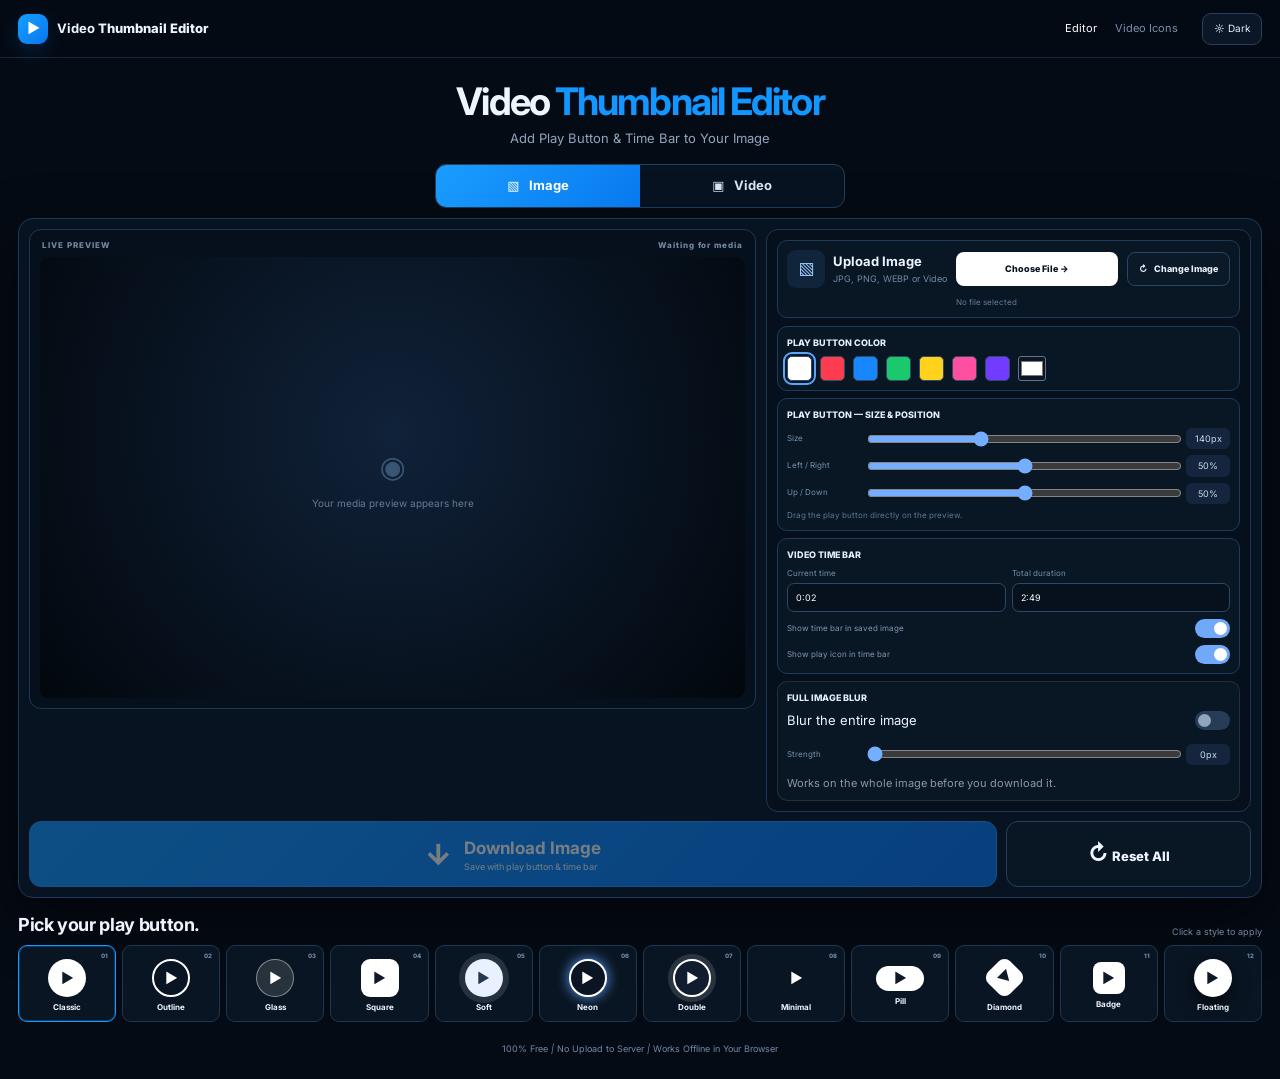
<file: index.html>
<!doctype html>
<html lang="en">
<head>
<meta charset="utf-8">
<meta name="viewport" content="width=device-width,initial-scale=1">
<title>Video Thumbnail Editor — Play Button & Time Bar</title>
<meta name="description" content="Create video-style thumbnails with a customizable play button and time bar.">
<link rel="preconnect" href="https://fonts.googleapis.com"><link rel="preconnect" href="https://fonts.gstatic.com" crossorigin>
<link href="https://fonts.googleapis.com/css2?family=Inter:wght@400;500;600;700;800&display=swap" rel="stylesheet">
<link rel="stylesheet" href="styles.css">
</head>
<body>
<header class="topbar">
  <a class="brand" href="#editor"><span class="brand-mark">▶</span><span>Video <b>Thumbnail Editor</b></span></a>
  <nav><a class="active" href="#editor">Editor</a><a href="#video">Video Icons</a></nav>
  <button class="theme-btn" id="themeBtn" aria-label="Toggle theme">☼ <span>Dark</span></button>
</header>
<main>
<section class="hero" id="editor">
  <div class="hero-title"><h1>Video <em>Thumbnail Editor</em></h1><p>Add Play Button &amp; Time Bar to Your Image</p></div>
  <div class="media-tabs"><button class="tab active">▧ &nbsp; Image</button><button class="tab">▣ &nbsp; Video</button></div>
  <div class="studio-card">
    <div class="studio-grid">
      <section class="media-panel">
        <div class="preview-head"><span>LIVE PREVIEW</span><span id="mediaType">Waiting for media</span></div>
        <div class="preview" id="preview"><div class="empty-preview"><div>◉</div><span>Your media preview appears here</span></div></div>
      </section>
      <section class="control-panel">
        <div class="upload-zone" id="dropZone">
          <input id="fileInput" type="file" accept="image/*,video/*" hidden>
          <div class="upload-box"><div class="upload-icon">▧</div><div><h2>Upload Image</h2><p>JPG, PNG, WEBP or Video</p></div></div>
          <button class="primary-btn" id="chooseBtn" type="button">Choose File <span>→</span></button>
          <button class="change-btn" type="button" onclick="document.getElementById('fileInput').click()">↻ &nbsp; Change Image</button>
          <small id="fileName">No file selected</small>
        </div>
        <div class="editor-controls">
          <div class="control-box color-control" id="colorControl">
            <h3>PLAY BUTTON COLOR</h3><div class="color-row">
              <button class="color-dot active" data-color="#ffffff" style="background:#fff" aria-label="White"></button>
              <button class="color-dot" data-color="#ff3b4f" style="background:#ff3b4f" aria-label="Red"></button>
              <button class="color-dot" data-color="#1687ff" style="background:#1687ff" aria-label="Blue"></button>
              <button class="color-dot" data-color="#19c96b" style="background:#19c96b" aria-label="Green"></button>
              <button class="color-dot" data-color="#ffd21c" style="background:#ffd21c" aria-label="Yellow"></button>
              <button class="color-dot" data-color="#ff4fa3" style="background:#ff4fa3" aria-label="Pink"></button>
              <button class="color-dot" data-color="#713cff" style="background:#713cff" aria-label="Purple"></button>
              <input class="color-picker" id="customColor" type="color" value="#ffffff" title="Custom color">
            </div>
          </div>
          <div class="control-box">
            <h3>PLAY BUTTON — SIZE &amp; POSITION</h3>
            <div class="control-row"><label>Size</label><input id="sizeRange" type="range" min="20" max="360" value="140"><span class="value-pill" id="sizeValue">140px</span></div>
            <div class="control-row"><label>Left / Right</label><input id="xRange" type="range" min="0" max="100" value="50"><span class="value-pill" id="xValue">50%</span></div>
            <div class="control-row"><label>Up / Down</label><input id="yRange" type="range" min="0" max="100" value="50"><span class="value-pill" id="yValue">50%</span></div>
            <div class="position-help">Drag the play button directly on the preview.</div>
          </div>
          <div class="control-box">
            <h3>VIDEO TIME BAR</h3>
            <div class="time-options"><div><label>Current time</label><input id="currentTimeInput" value="0:02" maxlength="8"></div><div><label>Total duration</label><input id="durationInput" value="2:49" maxlength="8"></div></div>
            <div class="toggle-row"><span>Show time bar in saved image</span><label class="switch"><input id="timeBarToggle" type="checkbox" checked><span></span></label></div>
            <div class="toggle-row"><span>Show play icon in time bar</span><label class="switch"><input id="miniPlayToggle" type="checkbox" checked><span></span></label></div>
          </div>
        </div>
      </section>
    </div>
    <div class="studio-actions"><button id="downloadBtn" class="download-btn" disabled><span class="download-icon">↓</span><span><b>Download Image</b><small>Save with play button &amp; time bar</small></span></button><button id="resetBtn" class="reset-btn">↻ <span>Reset All</span></button></div>
  </div>
</section>
<section id="video" class="icons-section">
  <div class="section-heading"><h2>Pick your play button.</h2><p>Click a style to apply</p></div>
  <div class="icon-grid" id="iconGrid">
    <button class="icon-card active" data-style="classic"><span class="icon-number">01</span><span class="icon-preview classic">▶</span><strong>Classic</strong></button>
    <button class="icon-card" data-style="outline"><span class="icon-number">02</span><span class="icon-preview outline">▶</span><strong>Outline</strong></button>
    <button class="icon-card" data-style="glass"><span class="icon-number">03</span><span class="icon-preview glass">▶</span><strong>Glass</strong></button>
    <button class="icon-card" data-style="square"><span class="icon-number">04</span><span class="icon-preview square">▶</span><strong>Square</strong></button>
    <button class="icon-card" data-style="soft"><span class="icon-number">05</span><span class="icon-preview soft">▶</span><strong>Soft</strong></button>
    <button class="icon-card" data-style="neon"><span class="icon-number">06</span><span class="icon-preview neon">▶</span><strong>Neon</strong></button>
    <button class="icon-card" data-style="double"><span class="icon-number">07</span><span class="icon-preview double">▶</span><strong>Double</strong></button>
    <button class="icon-card" data-style="minimal"><span class="icon-number">08</span><span class="icon-preview minimal">▶</span><strong>Minimal</strong></button>
    <button class="icon-card" data-style="pill"><span class="icon-number">09</span><span class="icon-preview pill">▶</span><strong>Pill</strong></button>
    <button class="icon-card" data-style="diamond"><span class="icon-number">10</span><span class="icon-preview diamond">▶</span><strong>Diamond</strong></button>
    <button class="icon-card" data-style="badge"><span class="icon-number">11</span><span class="icon-preview badge">▶</span><strong>Badge</strong></button>
    <button class="icon-card" data-style="floating"><span class="icon-number">12</span><span class="icon-preview floating">▶</span><strong>Floating</strong></button>
  </div>
</section>
</main>
<footer>100% Free <i>|</i> No Upload to Server <i>|</i> Works Offline in Your Browser</footer>
<script src="script.js"></script><script src="drag.js"></script><script src="blur.js"></script>
</body></html>
</file>
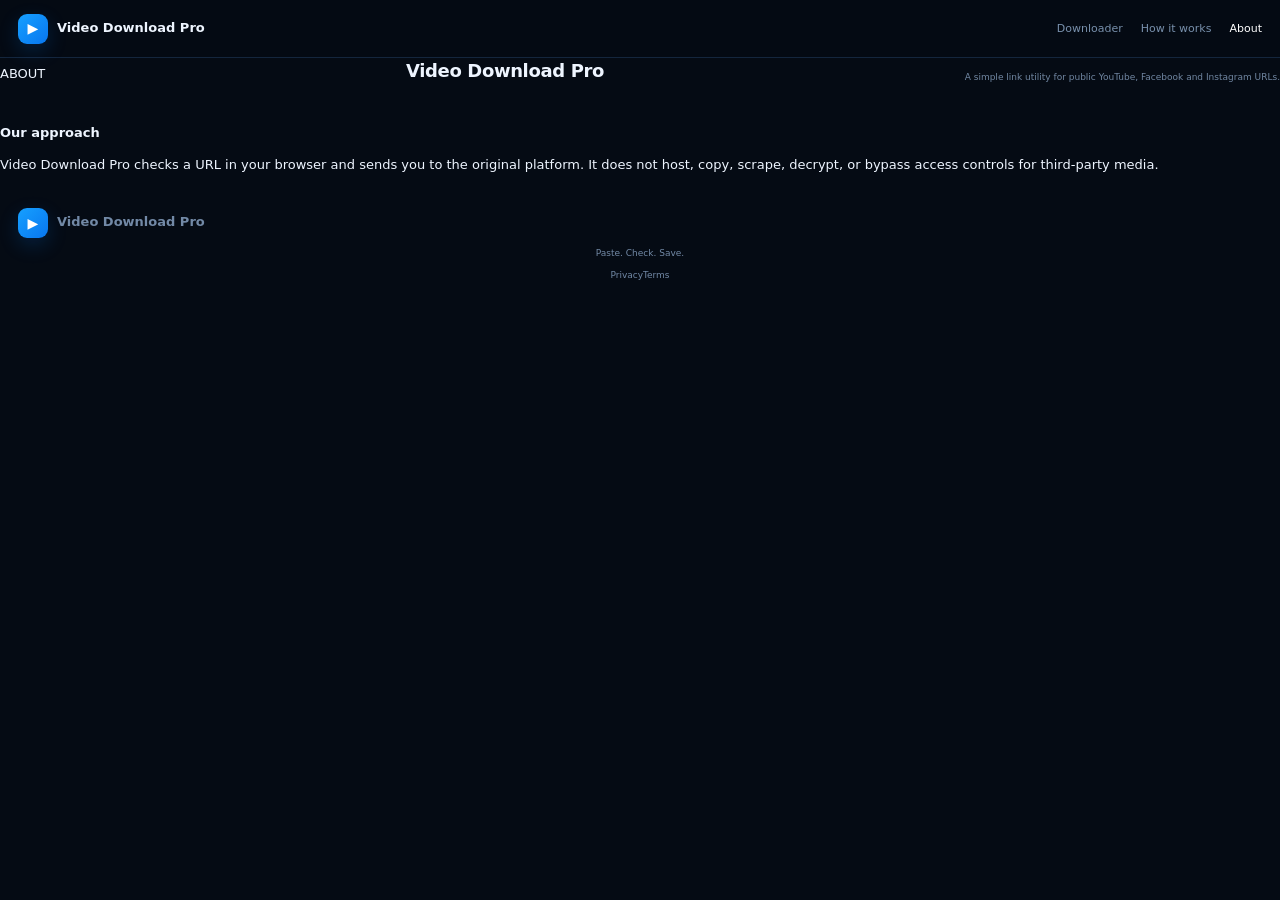
<file: about.html>
<!doctype html><html lang="en"><head><meta charset="utf-8"><meta name="viewport" content="width=device-width,initial-scale=1"><title>About — Video Download Pro</title><meta name="description" content="About Video Download Pro."><link rel="stylesheet" href="styles.css"></head><body><header class="topbar"><a class="brand" href="index.html"><span class="brand-mark">▶</span><span>Video Download <b>Pro</b></span></a><nav><a href="index.html">Downloader</a><a href="index.html#how">How it works</a><a class="active" href="about.html">About</a></nav></header><main class="how-section"><div class="section-heading"><span>ABOUT</span><h2>Video Download Pro</h2><p>A simple link utility for public YouTube, Facebook and Instagram URLs.</p></div><div class="notice" style="margin-top:40px"><div><strong>Our approach</strong><p>Video Download Pro checks a URL in your browser and sends you to the original platform. It does not host, copy, scrape, decrypt, or bypass access controls for third-party media.</p></div></div></main><footer><div class="footer-inner"><a class="brand" href="index.html"><span class="brand-mark">▶</span><span>Video Download <b>Pro</b></span></a><p>Paste. Check. Save.</p><div><a href="privacy.html">Privacy</a><a href="terms.html">Terms</a></div></div></footer></body></html>
</file>
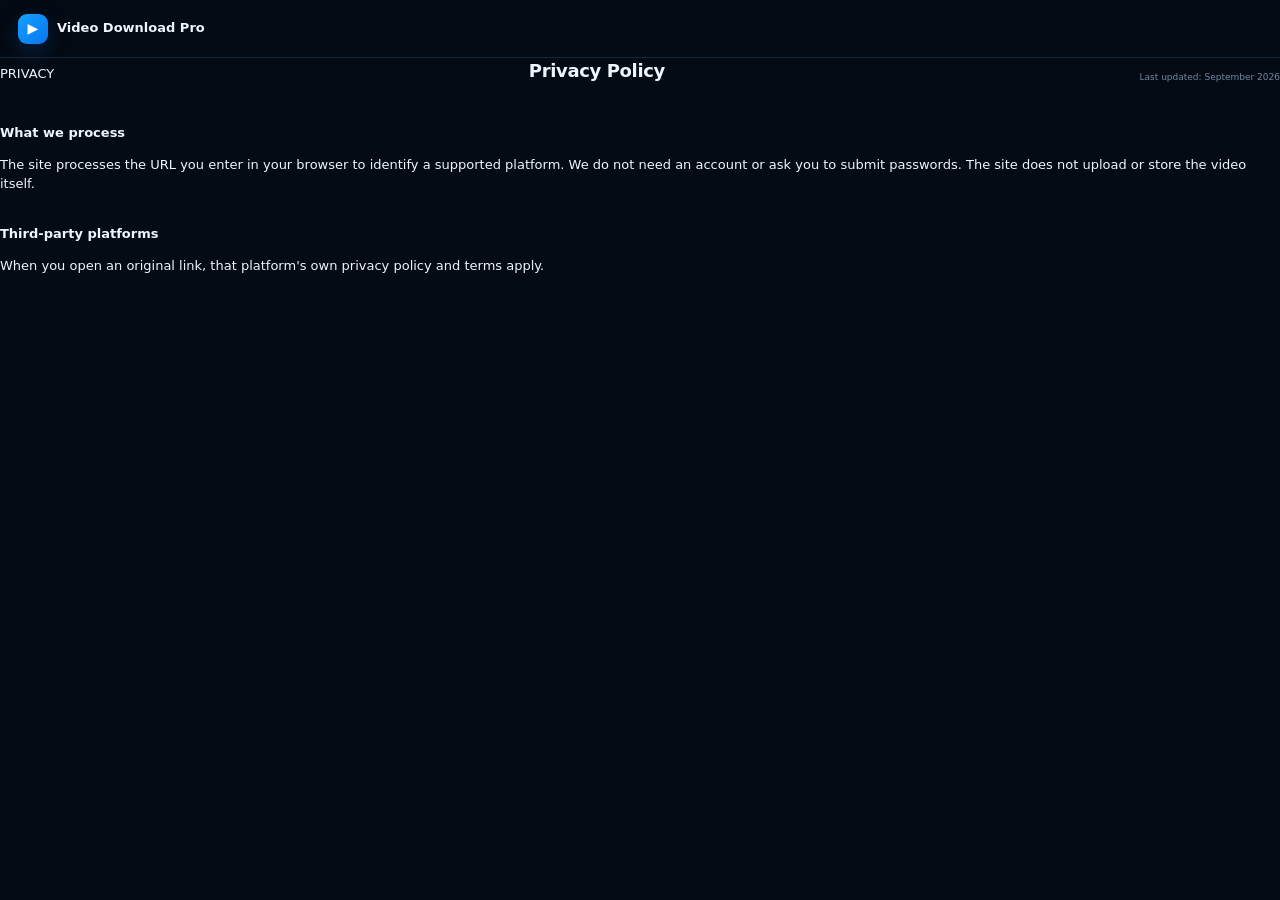
<file: privacy.html>
<!doctype html><html lang="en"><head><meta charset="utf-8"><meta name="viewport" content="width=device-width,initial-scale=1"><title>Privacy Policy — Video Download Pro</title><link rel="stylesheet" href="styles.css"></head><body><header class="topbar"><a class="brand" href="index.html"><span class="brand-mark">▶</span><span>Video Download <b>Pro</b></span></a></header><main class="how-section"><div class="section-heading"><span>PRIVACY</span><h2>Privacy Policy</h2><p>Last updated: September 2026</p></div><div class="notice" style="margin-top:40px"><div><strong>What we process</strong><p>The site processes the URL you enter in your browser to identify a supported platform. We do not need an account or ask you to submit passwords. The site does not upload or store the video itself.</p><br><strong>Third-party platforms</strong><p>When you open an original link, that platform's own privacy policy and terms apply.</p></div></div></main></body></html>
</file>
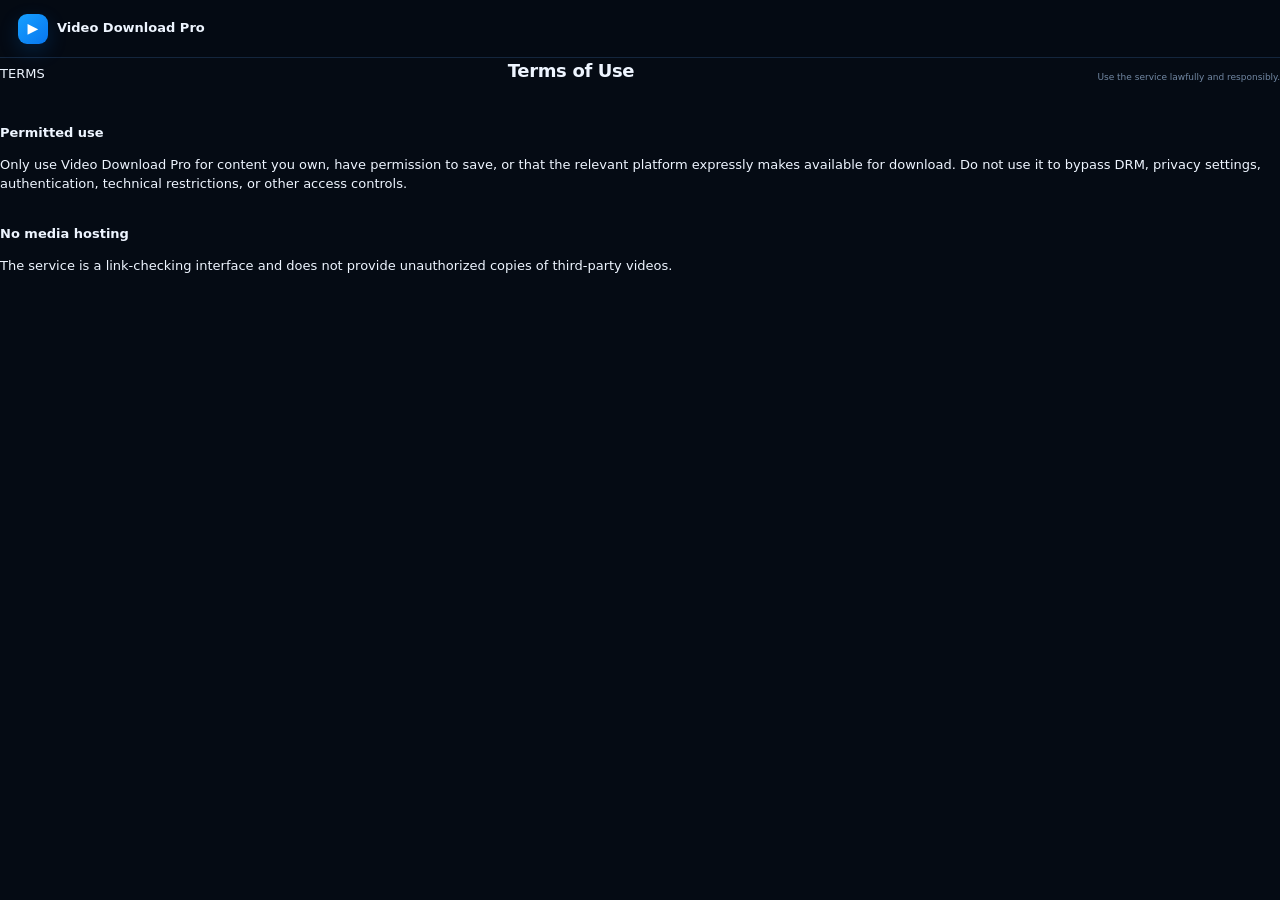
<file: terms.html>
<!doctype html><html lang="en"><head><meta charset="utf-8"><meta name="viewport" content="width=device-width,initial-scale=1"><title>Terms — Video Download Pro</title><link rel="stylesheet" href="styles.css"></head><body><header class="topbar"><a class="brand" href="index.html"><span class="brand-mark">▶</span><span>Video Download <b>Pro</b></span></a></header><main class="how-section"><div class="section-heading"><span>TERMS</span><h2>Terms of Use</h2><p>Use the service lawfully and responsibly.</p></div><div class="notice" style="margin-top:40px"><div><strong>Permitted use</strong><p>Only use Video Download Pro for content you own, have permission to save, or that the relevant platform expressly makes available for download. Do not use it to bypass DRM, privacy settings, authentication, technical restrictions, or other access controls.</p><br><strong>No media hosting</strong><p>The service is a link-checking interface and does not provide unauthorized copies of third-party videos.</p></div></div></main></body></html>
</file>
<file: styles.css>
*{box-sizing:border-box}html{scroll-behavior:smooth;overflow-x:hidden}body{margin:0;background:#050b14;color:#eef5ff;font-family:Inter,system-ui,-apple-system,Segoe UI,sans-serif;font-size:13px;line-height:1.45;overflow-x:hidden}button,input{font:inherit}button{cursor:pointer}a{text-decoration:none;color:inherit}.topbar{height:58px;width:100%;max-width:1280px;margin:auto;padding:10px 18px;display:flex;align-items:center;gap:24px;border-bottom:1px solid #14263d;background:rgba(5,11,20,.92);backdrop-filter:blur(14px);position:sticky;top:0;z-index:20}.brand{display:flex;align-items:center;gap:9px;font-weight:700;font-size:13px}.brand b{font-weight:800}.brand-mark{width:30px;height:30px;border-radius:9px;display:grid;place-items:center;background:linear-gradient(135deg,#16a0ff,#0876ef);color:#fff;font-size:14px;box-shadow:0 7px 20px #0876ef33}.topbar nav{margin-left:auto;display:flex;gap:18px;color:#7890ac;font-size:11px}.topbar nav a:hover,.topbar nav .active{color:#fff}.theme-btn{border:1px solid #24405f;background:#0b1727;color:#e6effb;height:32px;padding:0 11px;border-radius:9px;font-size:10px}.hero{max-width:1280px;margin:24px auto 0;padding:0 18px}.hero-title{text-align:center}.hero-title h1{margin:0;font-size:38px;line-height:1.05;letter-spacing:-.05em}.hero-title h1 em{font-style:normal;color:#1296ff}.hero-title p{margin:7px 0 16px;color:#90a5bf;font-size:13px}.media-tabs{width:410px;max-width:100%;margin:0 auto 10px;display:grid;grid-template-columns:1fr 1fr;border:1px solid #20405f;border-radius:11px;overflow:hidden;background:#071321}.tab{height:42px;border:0;background:transparent;color:#d8e4f3;font-weight:700}.tab.active{background:linear-gradient(135deg,#1a9dff,#0879ef);color:#fff}.studio-card{width:100%;max-width:1280px;margin:0 auto;padding:10px;border:1px solid #1d3a5b;border-radius:15px;background:#081321;box-shadow:0 20px 55px #0008}.studio-grid{display:grid;grid-template-columns:minmax(0,1.2fr) minmax(360px,.8fr);gap:10px;align-items:start}.media-panel,.control-panel{min-width:0;border:1px solid #1d3857;border-radius:12px;background:#06101c;padding:10px}.media-panel{display:flex;flex-direction:column}.control-panel{display:flex;flex-direction:column;gap:8px}.preview-head{display:flex;justify-content:space-between;margin:0 2px 6px;color:#7288a3;font-size:8px;font-weight:800;letter-spacing:.12em}.preview{position:relative;width:100%;aspect-ratio:16/10;min-height:320px;max-height:none;overflow:hidden;border-radius:9px;background:radial-gradient(circle at 50% 40%,#102239,#02070d);display:grid;place-items:center}.media-element{width:100%;height:100%;display:block;object-fit:contain;object-position:center center}.empty-preview{display:grid;place-items:center;gap:7px;color:#657b96;font-size:10px}.empty-preview div{font-size:30px;color:#385574}.overlay-icon{position:absolute;display:grid;place-items:center;line-height:1;z-index:10;pointer-events:auto;cursor:grab;touch-action:none;user-select:none;-webkit-user-select:none;font-family:Arial,sans-serif;font-weight:800;font-size:42%;transform:translate(-50%,-50%)}.overlay-icon:active,.overlay-icon.is-dragging{cursor:grabbing}.overlay-icon.classic{border-radius:50%}.overlay-icon.outline,.overlay-icon.glass,.overlay-icon.double,.overlay-icon.neon{border-radius:50%}.overlay-icon.square,.overlay-icon.badge{border-radius:20%}.overlay-icon.soft{border-radius:50%}.overlay-icon.pill{border-radius:99px}.overlay-icon.diamond{border-radius:16%;transform:translate(-50%,-50%) rotate(45deg)}.overlay-icon.floating{border-radius:50%}.overlay-icon.minimal{background:transparent!important;border:0!important;box-shadow:none}.preview-actions{display:none}.upload-zone{display:grid;grid-template-columns:auto 1fr auto;align-items:center;gap:9px;padding:9px;border:1px solid #1d3a5b;border-radius:10px;background:#091725}.upload-box{display:flex;align-items:center;gap:8px}.upload-icon{width:38px;height:38px;margin:0;border-radius:9px;display:grid;place-items:center;background:#10243b;color:#9ccaff;font-size:17px}.upload-zone h2{margin:0;font-size:13px}.upload-zone p{margin:1px 0 0;color:#738aa6;font-size:9px}.upload-zone small{grid-column:2/-1;color:#647b97;font-size:8px;white-space:nowrap;overflow:hidden;text-overflow:ellipsis}.primary-btn,.change-btn{height:34px;padding:0 11px;border-radius:8px;font-size:9px;font-weight:800}.primary-btn{border:0;background:#fff;color:#08111e}.change-btn{border:1px solid #2a4565;background:#0c1929;color:#e5eef9}.editor-controls{display:grid;grid-template-columns:1fr;gap:7px;margin:0}.control-box{padding:9px;border-radius:10px;background:#091725;border:1px solid #1e3b5c}.control-box h3{margin:0 0 7px;color:#e2edf9;font-size:9px;font-weight:800}.control-row{display:grid;grid-template-columns:72px 1fr 44px;align-items:center;gap:6px;margin:6px 0}.control-row label,.time-options label{color:#7590ae;font-size:8px}.control-row input[type=range]{width:100%;accent-color:#75adff}.value-pill{padding:4px 2px;border-radius:6px;background:#14253d;color:#c6dbf4;text-align:center;font-size:9px}.position-help{margin-top:4px;color:#5e7693;font-size:8px}.time-options{display:grid;grid-template-columns:1fr 1fr;gap:6px}.time-options label{display:block;margin-bottom:3px}.time-options input{width:100%;height:29px;padding:0 8px;border:1px solid #2b4767;border-radius:7px;background:#07111e;color:#fff;font-size:9px;outline:0}.time-options input:focus{border-color:#579cff}.toggle-row{display:flex;align-items:center;justify-content:space-between;margin-top:7px;color:#8198b3;font-size:8px}.switch{position:relative;width:35px;height:19px;display:block;border-radius:20px;background:#263c57}.switch input{display:none}.switch:after{content:'';position:absolute;left:3px;top:3px;width:13px;height:13px;border-radius:50%;background:#91a5bc;transition:.18s}.switch:has(input:checked){background:#71a9fa}.switch:has(input:checked):after{left:19px;background:#fff}.export-note{display:none}.color-control h3{text-align:left}.color-row{display:flex;align-items:center;gap:8px;min-height:25px}.color-dot{width:25px;height:25px;border:1px solid #314a66;border-radius:5px;padding:0}.color-dot.active{outline:2px solid #58a7ff;outline-offset:2px}.color-picker{width:28px;height:25px;padding:0;border:1px solid #64758a;background:transparent;border-radius:3px;cursor:pointer}.timebar-overlay{position:absolute!important;left:0!important;right:0!important;bottom:0!important;height:39px!important;padding:0 8px 5px!important;display:flex!important;align-items:flex-end!important;gap:5px!important;background:linear-gradient(transparent,rgba(0,0,0,.92))!important;color:#fff!important;z-index:4!important;font-size:8px!important;pointer-events:none!important}.timebar-overlay .tiny-play{font-size:11px!important}.timebar-overlay .track{height:4px!important;background:#999!important;border-radius:9px!important;flex:1!important;position:relative!important}.timebar-overlay .tool{font-size:9px!important}.icons-section{width:100%;max-width:1280px;margin:14px auto 0;padding:0 18px}.section-heading{display:flex;align-items:end;justify-content:space-between;margin-bottom:7px}.section-heading h2{margin:0;font-size:18px;letter-spacing:-.02em}.section-heading p{margin:0;color:#7187a2;font-size:9px}.icon-grid{display:grid;grid-template-columns:repeat(12,1fr);gap:6px}.icon-card{position:relative;min-width:0;padding:7px 6px;border:1px solid #1c3653;border-radius:9px;background:#091522;color:#eef5ff;text-align:center}.icon-card:hover{border-color:#3c638d;transform:translateY(-1px)}.icon-card.active{border-color:#159bff;box-shadow:0 0 0 1px #159bff44 inset}.icon-number{position:absolute;top:6px;right:7px;color:#6e8cad;font-size:6px;font-weight:800}.icon-preview{width:38px;height:38px;margin:6px auto 5px;display:grid;place-items:center;font-size:14px;color:#fff;background:#17283d}.icon-preview.classic{border-radius:50%;background:#fff;color:#111a28}.icon-preview.outline{border-radius:50%;border:2px solid #fff;background:transparent}.icon-preview.glass{border-radius:50%;background:#ffffff20;border:1px solid #ffffff70}.icon-preview.square{border-radius:9px;background:#fff;color:#101827}.icon-preview.soft{border-radius:50%;background:#e9f0ff;color:#26364e;box-shadow:0 0 0 6px #dfeaff22}.icon-preview.neon{border-radius:50%;background:#0b1422;border:2px solid #fff;box-shadow:0 0 13px #5d9fff}.icon-preview.double{border-radius:50%;border:2px solid #fff;box-shadow:0 0 0 5px #fff2;background:#111d2e}.icon-preview.minimal{background:transparent}.icon-preview.pill{width:48px;height:25px;border-radius:99px;background:#fff;color:#101827}.icon-preview.diamond{width:31px;height:31px;border-radius:8px;background:#fff;color:#101827;transform:rotate(45deg);margin:9px auto 9px}.icon-preview.badge{width:32px;height:32px;border-radius:8px;background:#fff;color:#101827}.icon-preview.floating{border-radius:50%;background:#fff;color:#101827;box-shadow:0 7px 18px #0009}.icon-card strong{display:block;font-size:8px;white-space:nowrap}.icon-card small{display:none}.studio-actions{display:grid;grid-template-columns:1fr 245px;gap:9px;margin-top:9px}.download-btn,.reset-btn{height:66px;border-radius:12px;font-weight:800}.download-btn{border:1px solid #2499ff;background:linear-gradient(135deg,#1598ff,#0876ee);color:#fff;display:flex;align-items:center;justify-content:center;gap:12px}.download-btn:disabled{opacity:.45}.download-icon{font-size:29px;line-height:1}.download-btn b{display:block;text-align:left;font-size:17px}.download-btn small{display:block;text-align:left;font-size:9px;font-weight:500;opacity:.85}.reset-btn{border:1px solid #24405e;background:#091725;color:#eef5ff;font-size:13px}.reset-btn:first-letter{font-size:22px}footer{text-align:center;color:#7289a6;font-size:9px;padding:20px 18px 24px}body.light{background:#f3f7fb;color:#101828}body.light .topbar{background:rgba(243,247,251,.92);border-color:#d7e1ec}body.light .studio-card,body.light .media-panel,body.light .control-panel,body.light .control-box,body.light .upload-zone,body.light .icon-card,body.light .reset-btn{background:#fff;border-color:#d5dfeb}body.light .preview{background:#eef3f8}body.light .theme-btn{background:#fff;color:#101828;border-color:#ccd7e4}@media(max-width:1150px){.studio-grid{grid-template-columns:minmax(0,1fr) 390px}.studio-card{width:calc(100% - 24px)}.hero{padding:0 12px}.icons-section{padding:0 12px}.icon-grid{grid-template-columns:repeat(6,1fr)}}@media(max-width:760px){.topbar{padding:9px 12px}.topbar nav{display:none}.hero{margin-top:18px;padding:0 10px}.hero-title h1{font-size:28px}.hero-title p{font-size:11px}.media-tabs{width:330px}.studio-card{width:calc(100% - 12px);padding:6px}.studio-grid{grid-template-columns:1fr}.media-panel,.control-panel{padding:7px}.preview{min-height:260px;aspect-ratio:16/10}.upload-zone{grid-template-columns:auto 1fr}.primary-btn,.change-btn{grid-column:1/-1;width:100%}.upload-zone small{grid-column:1/-1}.icon-grid{grid-template-columns:repeat(3,1fr);gap:6px}.icon-preview{width:42px;height:42px}.studio-actions{grid-template-columns:1fr}.download-btn{height:58px}.reset-btn{height:44px}.section-heading{display:block;text-align:center}.section-heading p{margin-top:3px}}
</file>
